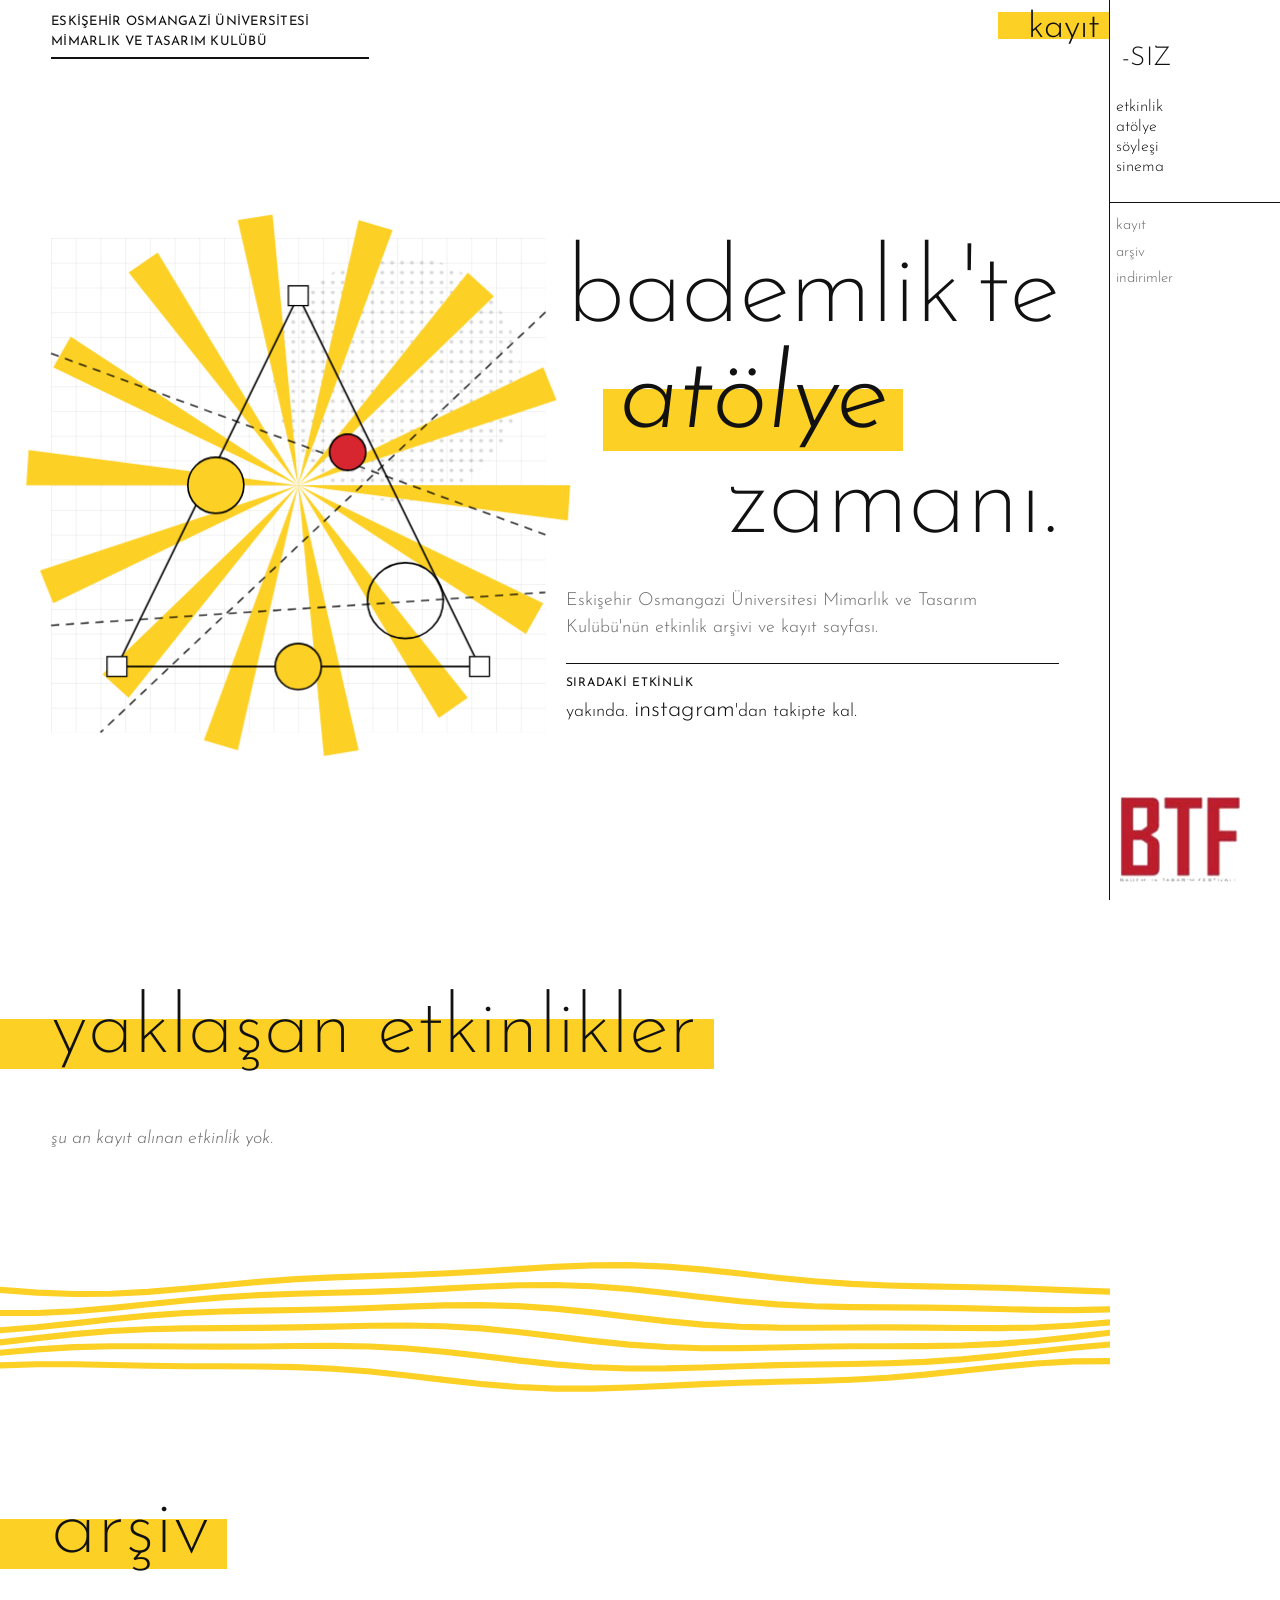
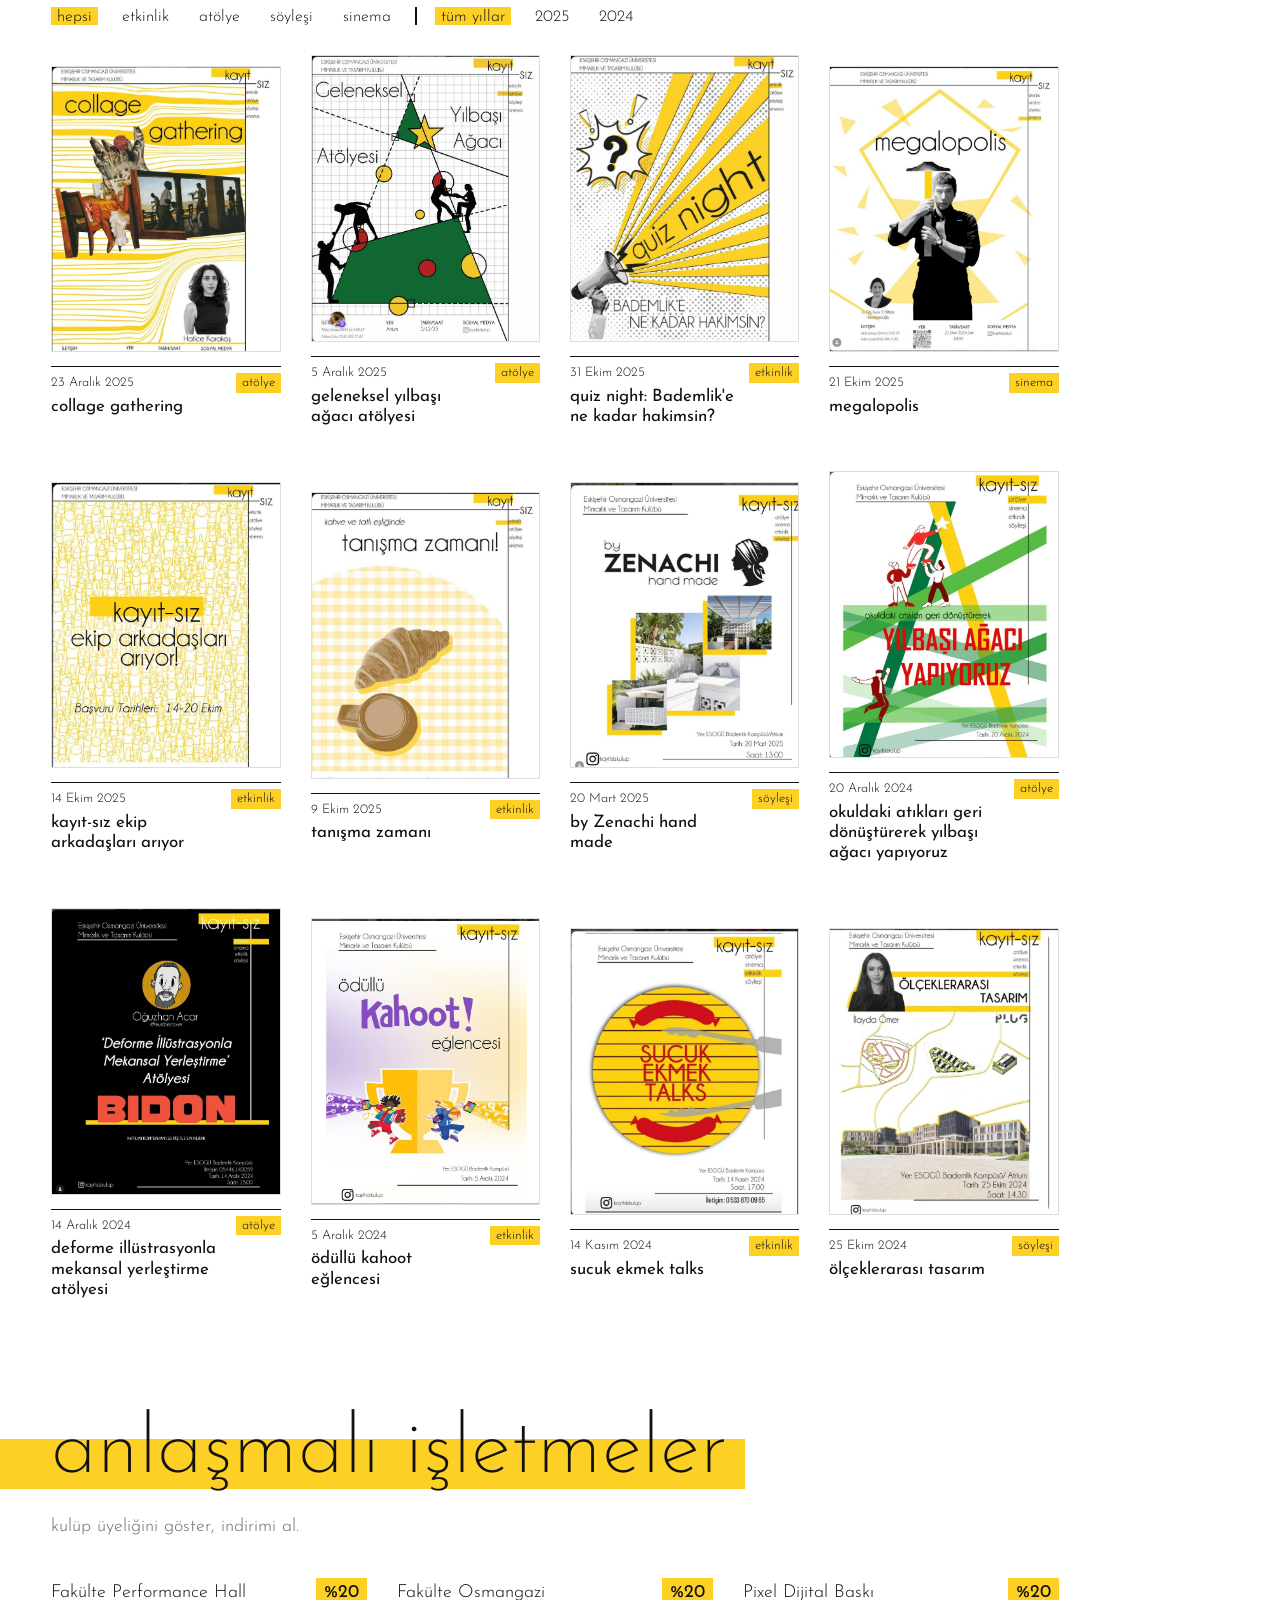
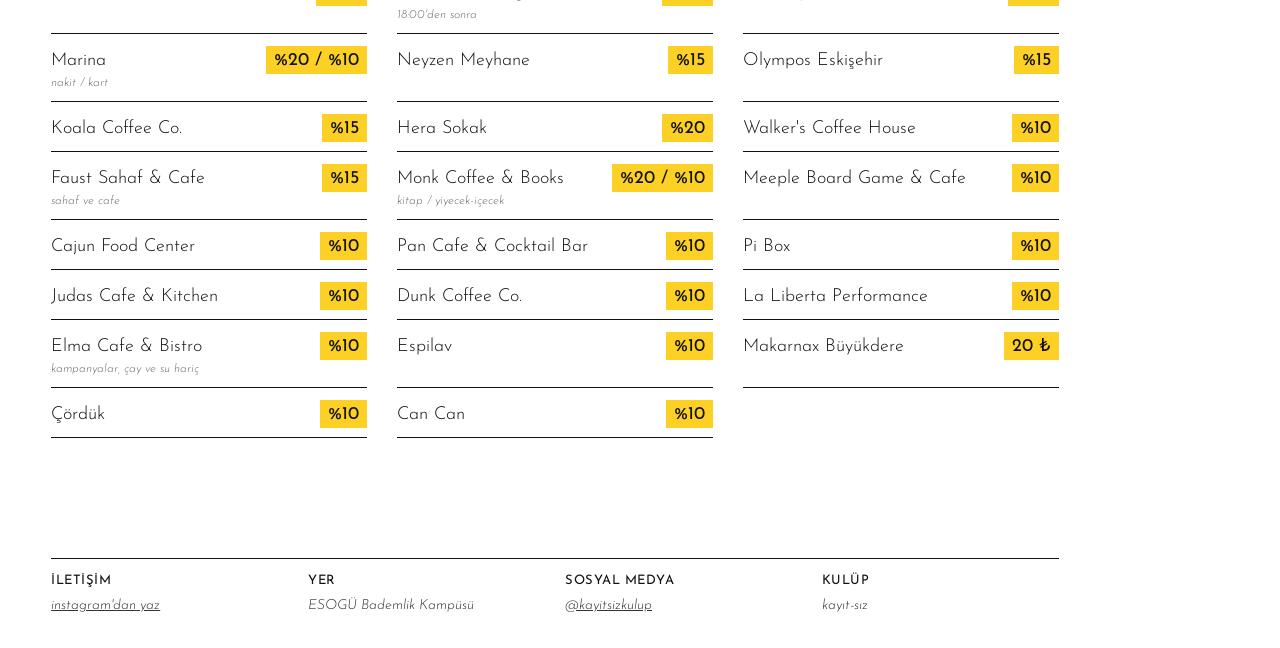
<file: index.html>
<!doctype html>
<html lang="tr">
<head>
  <meta charset="utf-8">
  <meta name="viewport" content="width=device-width, initial-scale=1">
  <title>kayıt-sız · ESOGÜ Mimarlık ve Tasarım Kulübü</title>
  <meta name="description" content="kayıt-sız: Eskişehir Osmangazi Üniversitesi Mimarlık ve Tasarım Kulübü. Etkinlik arşivi ve yaklaşan etkinliklere kayıt.">
  <link rel="preconnect" href="https://fonts.googleapis.com">
  <link rel="preconnect" href="https://fonts.gstatic.com" crossorigin>
  <link href="https://fonts.googleapis.com/css2?family=Josefin+Sans:ital,wght@0,200;0,300;0,400;0,600;1,300&display=swap" rel="stylesheet">
  <link rel="stylesheet" href="assets/style.css">
</head>
<body>
  <!-- posterlerdeki sağdaki dikey çizgi -->
  <div class="spine" aria-hidden="true"></div>

  <header class="top">
    <a class="uni" href="#">
      <span class="uni-1"></span>
      <span class="uni-2"></span>
    </a>
    <a class="logo" href="#" aria-label="kayıt-sız ana sayfa">
      <span class="logo-a">kayıt</span><span class="logo-b">-sız</span>
    </a>
  </header>

  <!-- posterlerdeki "etkinlik / atölye / söyleşi / sinema" listesi -->
  <aside class="side">
    <nav class="cats" aria-label="kategoriler">
      <span class="cats-mark" aria-hidden="true"></span>
    </nav>
    <nav class="pages" aria-label="bölümler">
      <a href="#kayit">kayıt</a>
      <a href="#arsiv">arşiv</a>
      <a href="#indirim">indirimler</a>
    </nav>
    <a class="btf" target="_blank" rel="noopener" title="Bademlik Tasarım Festivali">
      <img src="assets/btf-logo.png" alt="BTF · Bademlik Tasarım Festivali">
    </a>
  </aside>

  <main>
    <section class="hero" aria-label="giriş">
      <svg class="hero-art" viewBox="0 0 600 600" aria-hidden="true">
        <defs>
          <pattern id="grid" width="30" height="30" patternUnits="userSpaceOnUse">
            <path d="M30 0H0V30" fill="none" stroke="#000" stroke-opacity=".12" stroke-width="1"/>
          </pattern>
          <pattern id="dots" width="12" height="12" patternUnits="userSpaceOnUse">
            <circle cx="6" cy="6" r="2.2" fill="#000" fill-opacity=".18"/>
          </pattern>
        </defs>
        <rect class="a-grid" width="600" height="600" fill="url(#grid)"/>
        <circle class="a-dots" cx="420" cy="170" r="150" fill="url(#dots)"/>
        <g class="a-rays"></g>
        <path class="a-tri" d="M300 70 L520 520 L80 520 Z" fill="none" stroke="#000" stroke-width="2"/>
        <path class="a-dash d1" d="M0 140 L600 360" />
        <path class="a-dash d2" d="M600 90 L60 600" />
        <path class="a-dash d3" d="M0 470 L600 430" />
        <circle class="a-c y c1" cx="200" cy="300" r="34"/>
        <circle class="a-c o c2" cx="430" cy="440" r="46"/>
        <circle class="a-c y c3" cx="300" cy="520" r="28"/>
        <circle class="a-c r c4" cx="360" cy="260" r="22"/>
        <rect class="a-sq s1" x="288" y="58" width="24" height="24"/>
        <rect class="a-sq s2" x="508" y="508" width="24" height="24"/>
        <rect class="a-sq s3" x="68" y="508" width="24" height="24"/>
      </svg>
      <div class="hero-text">
        <h1 class="hero-title">
          <span class="ln">bademlik'te</span>
          <span class="ln ln-2"><span class="swap" aria-live="polite">atölye</span></span>
          <span class="ln ln-3">zamanı.</span>
        </h1>
        <p class="hero-sub">Eskişehir Osmangazi Üniversitesi Mimarlık ve Tasarım Kulübü'nün etkinlik arşivi ve kayıt sayfası.</p>
        <div class="next"></div>
      </div>
    </section>

    <section id="kayit" class="sec">
      <h2 class="h"><span class="h-in">yaklaşan etkinlikler</span></h2>
      <div class="events"></div>
    </section>

    <svg class="waves" viewBox="0 0 1200 160" preserveAspectRatio="none" aria-hidden="true"></svg>

    <section id="arsiv" class="sec">
      <h2 class="h"><span class="h-in">arşiv</span></h2>
      <div class="filters"></div>
      <div class="archive"></div>
    </section>

    <section id="indirim" class="sec">
      <h2 class="h"><span class="h-in">anlaşmalı işletmeler</span></h2>
      <p class="lead">kulüp üyeliğini göster, indirimi al.</p>
      <div class="partners"></div>
    </section>
  </main>

  <!-- posterlerin alt bilgi satırı -->
  <footer class="foot">
    <div class="foot-row">
      <div><b>İLETİŞİM</b><a class="ig-dm" target="_blank" rel="noopener">instagram'dan yaz</a></div>
      <div><b>YER</b><span class="kampus"></span></div>
      <div><b>SOSYAL MEDYA</b><a class="ig" target="_blank" rel="noopener"></a></div>
      <div><b>KULÜP</b><span>kayıt-sız</span></div>
    </div>
  </footer>

  <script src="assets/data.js"></script>
  <script src="assets/app.js"></script>
</body>
</html>
</file>
<file: assets/style.css>
/* kayıt-sız · posterlerin dili:
   beyaz zemin, ince siyah çizgiler, sağda dikey çizgi + kategori listesi,
   ince geometrik harfler, sarı vurgu bantları, kareli kâğıt, kesikli çizgiler, sarı ışınlar */
:root {
  --y: #fcd024;
  --k: #111;
  --w: #fff;
  --g: #6b6b6b;
  --r: #d7262f;
  --gr: #1b6b3a;
  --f: "Josefin Sans", "Century Gothic", system-ui, sans-serif;
  --spine: 170px;          /* sağdaki sütunun genişliği */
  --pad: clamp(16px, 4vw, 56px);
}

* { box-sizing: border-box; }
html { scroll-behavior: smooth; }
body {
  margin: 0;
  background: var(--w);
  color: var(--k);
  font-family: var(--f);
  font-weight: 300;
  font-size: 18px;
  line-height: 1.5;
  overflow-x: hidden;
}
a { color: inherit; }
img { max-width: 100%; display: block; }

/* ---------- SAĞDAKİ DİKEY ÇİZGİ ---------- */
.spine {
  position: fixed; top: 0; bottom: 0; right: var(--spine); width: 1.5px;
  background: var(--k); z-index: 46;
  transform: scaleY(0); transform-origin: top;
  animation: grow-y 1.1s .2s cubic-bezier(.7,0,.2,1) forwards;
}
@keyframes grow-y { to { transform: scaleY(1); } }

/* ---------- ÜST BİLGİ ---------- */
.top {
  position: fixed; top: 0; left: 0; right: 0; z-index: 45;
  height: 74px;
  display: flex; justify-content: space-between; align-items: flex-start;
  background: var(--w);
  padding: 12px 0 0 var(--pad);
}
.uni {
  text-decoration: none; text-transform: uppercase;
  font-size: 13px; font-weight: 400; letter-spacing: .02em; line-height: 1.55;
  position: relative; padding-bottom: 6px; padding-right: 60px;
}
.uni span { display: block; }
.uni::after {
  content: ""; position: absolute; left: 0; right: 0; bottom: 0; height: 1.5px; background: var(--k);
  transform: scaleX(0); transform-origin: left; animation: grow-x .9s .5s cubic-bezier(.7,0,.2,1) forwards;
}
@keyframes grow-x { to { transform: scaleX(1); } }

/* logo: sarı kutuda "kayıt", çizginin öbür tarafında "-sız" */
.logo {
  position: absolute; top: 10px; right: calc(var(--spine) - 62px);
  text-decoration: none; font-weight: 300; font-size: 36px; line-height: 1;
  display: flex; flex-direction: column; align-items: flex-end;
}
.logo-a {
  position: relative; z-index: 0; padding: 0 10px 2px 30px; margin-right: 62px;
}
.logo-a::before {
  content: ""; position: absolute; z-index: -1; left: 0; right: 0; top: 2px; bottom: 9px;
  background: var(--y); transform: scaleX(0); transform-origin: right;
  animation: grow-x .7s .9s cubic-bezier(.7,0,.2,1) forwards;
}
.logo-b {
  font-size: 26px; text-transform: uppercase; letter-spacing: .02em;
  margin-top: -2px; opacity: 0; transform: translateY(-14px);
  animation: drop .6s 1.3s cubic-bezier(.2,.8,.2,1) forwards;
}
@keyframes drop { to { opacity: 1; transform: none; } }

/* ---------- SAĞ SÜTUN: KATEGORİLER ---------- */
.side {
  position: fixed; z-index: 44; top: 96px; right: 0; bottom: 0; width: var(--spine);
  padding: 0 0 18px 0;
  display: flex; flex-direction: column;
}
.cats { position: relative; display: flex; flex-direction: column; }
.cats button {
  font: 300 16px var(--f); text-align: left; color: var(--k);
  background: none; border: 0; padding: 3px 14px 1px 6px; cursor: pointer;
  position: relative; z-index: 1;
}
.cats-mark {
  position: absolute; z-index: 0; left: -14px; width: 100px; height: 22px; top: 0;
  background: var(--y); opacity: 0;
  transition: transform .45s cubic-bezier(.7,0,.2,1), opacity .3s, width .45s;
}
.pages { margin-top: 26px; display: flex; flex-direction: column; border-top: 1.5px solid var(--k); padding-top: 10px; }
.pages a { text-decoration: none; padding: 2px 6px; font-size: 15px; color: var(--g); }
.pages a:hover, .pages a.on { color: var(--k); text-decoration: underline; text-decoration-color: var(--y); text-decoration-thickness: 5px; text-underline-offset: -1px; }

/* BTF logosu: köşede */
.btf {
  margin-top: auto; margin-left: 10px; margin-right: 18px; display: block;
  transition: transform .3s;
}
.btf img { width: 100%; max-width: 120px; }
.btf:hover { transform: translateY(-3px) rotate(-3deg); }

/* ---------- ANA İÇERİK ---------- */
main { padding-right: var(--spine); }

/* GİRİŞ */
.hero {
  position: relative; min-height: 100vh;
  display: grid; grid-template-columns: 1.1fr 1fr; align-items: center; gap: 20px;
  padding: 110px var(--pad) 40px;
}
.hero-text { position: relative; z-index: 2; }
.hero-title { margin: 0; font-weight: 200; font-size: clamp(52px, 8.4vw, 132px); line-height: .98; letter-spacing: -.01em; }
.hero-title .ln { display: block; opacity: 0; transform: translateY(30px); animation: drop .9s cubic-bezier(.2,.8,.2,1) forwards; }
.hero-title .ln:nth-child(1) { animation-delay: .9s; }
.hero-title .ln-2 { animation-delay: 1.05s; padding-left: .5em; }
.hero-title .ln-3 { animation-delay: 1.2s; text-align: right; }
.swap { position: relative; z-index: 0; display: inline-block; font-style: italic; font-weight: 300; }
.swap::before {
  content: ""; position: absolute; z-index: -1; left: -.15em; right: -.15em; top: .38em; bottom: .02em;
  background: var(--y); transform: scaleX(var(--hl, 1)); transform-origin: left; transition: transform .45s cubic-bezier(.7,0,.2,1);
}
.swap.out::before { --hl: 0; }
.swap.out { color: transparent; transition: color .2s; }
.hero-sub { max-width: 440px; color: var(--g); margin: 28px 0 22px; }

/* sıradaki etkinlik kutusu */
.next { border-top: 1.5px solid var(--k); padding-top: 10px; max-width: 520px; }
.next small { display: block; font-size: 12px; text-transform: uppercase; letter-spacing: .06em; font-weight: 400; }
.next a { font-size: 24px; text-decoration: none; }
.next a:hover { background: var(--y); }

/* posterlerden çıkan geometrik kompozisyon */
.hero-art { width: 100%; max-height: 78vh; overflow: visible; }
.a-grid { opacity: 0; animation: fade 1.2s .3s forwards; }
.a-dots { opacity: 0; animation: fade 1s 1.6s forwards; }
@keyframes fade { to { opacity: 1; } }
.a-rays { transform-origin: 300px 300px; animation: spin 60s linear infinite; }
.a-rays polygon { fill: var(--y); opacity: 0; animation: fade .5s forwards; }
@keyframes spin { to { transform: rotate(360deg); } }
.a-tri { stroke-dasharray: 1500; stroke-dashoffset: 1500; animation: draw 2.2s .8s cubic-bezier(.6,0,.2,1) forwards; }
.a-dash { fill: none; stroke: #000; stroke-width: 1.6; stroke-dasharray: 10 8; opacity: 0; animation: fade .4s forwards, march 3s linear infinite; }
.d1 { animation-delay: 1.4s, 0s; } .d2 { animation-delay: 1.6s, 0s; } .d3 { animation-delay: 1.8s, 0s; }
@keyframes march { to { stroke-dashoffset: -36; } }
@keyframes draw { to { stroke-dashoffset: 0; } }
.a-c { stroke: #000; stroke-width: 2; transform-box: fill-box; transform-origin: center; transform: scale(0); animation: pop .6s cubic-bezier(.3,1.6,.5,1) forwards, bob 6s ease-in-out infinite; }
.a-c.y { fill: var(--y); } .a-c.o { fill: none; } .a-c.r { fill: var(--r); }
.c1 { animation-delay: 2s, 2.6s; } .c2 { animation-delay: 2.2s, 2.8s; } .c3 { animation-delay: 2.4s, 3s; } .c4 { animation-delay: 2.6s, 3.2s; }
@keyframes pop { to { transform: scale(1); } }
@keyframes bob { 0%,100% { translate: 0 0; } 50% { translate: 0 -10px; } }
.a-sq { fill: var(--w); stroke: #000; stroke-width: 1.6; opacity: 0; animation: fade .3s forwards; }
.s1 { animation-delay: 1.6s; } .s2 { animation-delay: 2.4s; } .s3 { animation-delay: 2.6s; }

/* ---------- BÖLÜM BAŞLIKLARI ---------- */
.sec { padding: 90px var(--pad) 20px; scroll-margin-top: 60px; }
.h { margin: 0 0 34px; font-weight: 200; font-size: clamp(42px, 6.5vw, 92px); line-height: 1; }
/* posterlerdeki gibi: yazının altından geçip sola taşan sarı bant */
.h-in { position: relative; z-index: 0; display: inline-block; padding-right: .2em; }
.h-in::before {
  content: ""; position: absolute; z-index: -1; left: calc(var(--pad) * -1 - 10px); right: 0; top: .35em; bottom: .05em;
  background: var(--y); transform: scaleX(0); transform-origin: left; transition: transform .9s cubic-bezier(.7,0,.2,1);
}
.h.in .h-in::before { transform: scaleX(1); }
.lead { color: var(--g); margin: -14px 0 26px; }

.reveal { opacity: 0; transform: translateY(26px); transition: opacity .7s, transform .7s cubic-bezier(.2,.8,.2,1); }
.reveal.in { opacity: 1; transform: none; }

/* ---------- ETKİNLİK KARTI (poster düzeninde) ---------- */
.events { display: grid; gap: 34px; }
.event { position: relative; border-top: 1.5px solid var(--k); padding-top: 16px; }
.event-top { display: flex; justify-content: space-between; gap: 20px; align-items: flex-start; }
.event h3 { margin: 0; font-weight: 300; font-size: clamp(30px, 4vw, 54px); line-height: 1.05; }
.tag {
  font-size: 15px; white-space: nowrap; padding: 2px 12px 0 18px; background: var(--y);
}
.stamp {
  display: inline-block; font-size: 12px; font-weight: 600; letter-spacing: .1em;
  border: 1.5px solid var(--r); color: var(--r); padding: 2px 8px 0; transform: rotate(-4deg); margin-bottom: 8px;
}
.event p { margin: 10px 0 0; color: var(--g); max-width: 640px; }
.info {
  margin-top: 22px; display: grid; grid-template-columns: repeat(3, 1fr) auto; gap: 18px; align-items: end;
  border-bottom: 1.5px solid var(--k); padding-bottom: 14px;
}
.info b, .foot b { display: block; font-size: 13px; font-weight: 400; letter-spacing: .04em; }
.info span { font-size: 15px; font-style: italic; color: #333; }
.btn {
  font: 400 17px var(--f); cursor: pointer; text-decoration: none; color: var(--k);
  background: var(--y); border: 0; padding: 11px 26px 8px; position: relative;
  transition: transform .2s;
}
.btn::after {
  content: ""; position: absolute; inset: 0; border: 1.5px solid var(--k);
  transform: translate(6px, 6px); transition: transform .2s; pointer-events: none;
}
.btn:hover::after { transform: translate(0, 0); }
.btn[disabled] { opacity: .5; pointer-events: none; }
.empty { color: var(--g); font-style: italic; }

/* ---------- AKAN SARI ÇİZGİLER (collage gathering posteri) ---------- */
.waves { display: block; width: 100%; height: 140px; margin-top: 70px; }
.waves path { fill: none; stroke: var(--y); stroke-width: 7; stroke-linecap: round; }

/* ---------- ARŞİV ---------- */
.filters { display: flex; flex-wrap: wrap; gap: 6px 18px; margin-bottom: 30px; font-size: 16px; }
.filters button {
  font: 300 16px var(--f); background: none; border: 0; padding: 2px 6px 0; cursor: pointer; color: var(--k);
  background-image: linear-gradient(var(--y), var(--y)); background-repeat: no-repeat;
  background-size: 0% 100%; transition: background-size .35s cubic-bezier(.7,0,.2,1);
}
.filters button.on, .filters button:hover { background-size: 100% 100%; }
.filters .sep { width: 1.5px; background: var(--k); align-self: stretch; }
.archive { display: grid; grid-template-columns: repeat(auto-fill, minmax(220px, 1fr)); gap: 44px 30px; }
.poster { border: 0; padding: 0; background: none; text-align: left; cursor: zoom-in; color: inherit; font: inherit; }
.poster .pic { position: relative; aspect-ratio: 4 / 5; }
/* posterlerdeki fotoğrafların arkasındaki kaymış sarı blok */
.poster .pic::before {
  content: ""; position: absolute; inset: 0; background: var(--y);
  transform: translate(0, 0); transition: transform .35s cubic-bezier(.2,.8,.2,1);
}
.poster img {
  position: relative; width: 100%; height: 100%; object-fit: cover; object-position: top;
  border: 1px solid #ddd; background: var(--w);
  transition: transform .35s cubic-bezier(.2,.8,.2,1);
}
.poster:hover .pic::before { transform: translate(12px, 12px); }
.poster:hover img { transform: translate(-4px, -4px); }
.poster .cap { margin-top: 14px; border-top: 1.5px solid var(--k); padding-top: 6px; font-size: 13px; display: flex; justify-content: space-between; gap: 10px; }
.poster .cap b { display: block; font-weight: 400; font-size: 17px; line-height: 1.2; margin-top: 4px; }
.poster .cap i { background: var(--y); padding: 0 6px; font-style: normal; white-space: nowrap; height: fit-content; }

/* ---------- İŞLETMELER ---------- */
.partners { display: grid; grid-template-columns: repeat(auto-fill, minmax(230px, 1fr)); column-gap: 30px; }
.partner { display: flex; justify-content: space-between; align-items: baseline; gap: 10px; padding: 12px 0 9px; border-bottom: 1px solid var(--k); }
.partner small { display: block; color: var(--g); font-size: 12px; font-style: italic; }
.partner .p { font-weight: 400; white-space: nowrap; background: var(--y); padding: 1px 8px 0; transition: transform .25s; }
.partner:hover .p { transform: rotate(-4deg) scale(1.1); }

/* ---------- ALT BİLGİ ---------- */
.foot { padding: 100px calc(var(--spine) + var(--pad)) 30px var(--pad); }
.foot-row { display: grid; grid-template-columns: repeat(4, 1fr); gap: 20px; border-top: 1.5px solid var(--k); padding-top: 12px; }
.foot span, .foot a { font-size: 14px; font-style: italic; color: #333; }

/* ---------- MODAL ---------- */
.modal { position: fixed; inset: 0; z-index: 200; display: none; background: rgba(255,255,255,.92); padding: 20px; overflow-y: auto; }
.modal.open { display: grid; place-items: center; animation: fade .2s; opacity: 1; }
.modal-box {
  position: relative; width: min(560px, 100%); background: var(--w);
  border: 1.5px solid var(--k); padding: 30px; box-shadow: 14px 14px 0 var(--y);
  animation: drop .4s cubic-bezier(.2,.8,.2,1);
}
.modal-box h3 { margin: 0; font-weight: 300; font-size: 32px; line-height: 1.1; }
.modal-box .meta { font-size: 14px; font-style: italic; color: var(--g); margin: 6px 0 22px; padding-bottom: 12px; border-bottom: 1.5px solid var(--k); }
.close { position: absolute; top: 8px; right: 12px; border: 0; background: none; font: 300 34px var(--f); cursor: pointer; line-height: 1; }
.form { display: grid; gap: 14px; }
.form label { display: grid; gap: 2px; font-size: 13px; font-weight: 400; text-transform: uppercase; letter-spacing: .04em; }
.form input, .form textarea {
  font: 300 18px var(--f); padding: 8px 2px 6px; border: 0; border-bottom: 1.5px solid var(--k); background: transparent; border-radius: 0;
}
.form input:focus, .form textarea:focus { outline: none; background: linear-gradient(transparent 55%, var(--y) 55%); }
.form .check { display: flex; gap: 8px; align-items: flex-start; text-transform: none; letter-spacing: 0; font-weight: 300; font-size: 14px; }
.form .check input { margin-top: 3px; }
.form .btn { justify-self: start; margin-top: 6px; }
.note { font-size: 12px; font-style: italic; color: var(--g); margin: 0; }
.done { text-align: center; padding: 10px 0; }
.done h3 { display: inline-block; background: var(--y); padding: 0 12px; }

.lightbox .modal-box { width: min(760px, 100%); padding: 0; box-shadow: none; border: 0; background: transparent; }
.lightbox img { max-height: 82vh; margin: 0 auto; border: 1px solid #ddd; box-shadow: 14px 14px 0 var(--y); }
.lightbox .cap { text-align: center; margin-top: 22px; font-size: 15px; }
.lightbox .cap b { font-weight: 400; }
.nav-btn { position: fixed; top: 50%; border: 0; background: var(--y); font: 300 30px var(--f); width: 48px; height: 48px; cursor: pointer; translate: 0 -50%; }
.nav-btn.prev { left: 14px; } .nav-btn.next-b { right: 14px; }

/* ---------- MOBİL ---------- */
@media (max-width: 860px) {
  :root { --spine: 0px; }
  body { font-size: 17px; }
  .spine { display: none; }
  .top { height: 66px; padding-top: 10px; }
  .uni { font-size: 10px; padding-right: 20px; max-width: 62vw; }
  .logo { right: 8px; top: 10px; font-size: 26px; }
  .logo-a { margin-right: 44px; padding: 0 8px 2px 16px; }
  .logo-b { font-size: 18px; }
  .side { top: auto; bottom: 0; left: 0; width: auto; height: auto; background: var(--w); border-top: 1.5px solid var(--k); padding: 8px 12px; flex-direction: row; align-items: center; gap: 10px; }
  .cats { flex-direction: row; flex-wrap: wrap; }
  .cats button { padding: 3px 8px 1px; font-size: 15px; }
  .cats-mark { display: none; }
  .cats button.on { background: var(--y); }
  .pages { display: none; }
  .btf { margin: 0 0 0 auto; }
  .btf img { max-width: 58px; }
  .hero { grid-template-columns: 1fr; padding-top: 96px; min-height: auto; }
  .hero-art { order: -1; max-height: 50vh; }
  .info { grid-template-columns: 1fr 1fr; }
  .info .btn { grid-column: 1 / -1; justify-self: start; }
  .archive { grid-template-columns: repeat(2, 1fr); gap: 30px 16px; }
  .poster .cap b { font-size: 15px; }
  .foot { padding-bottom: 90px; }
  .foot-row { grid-template-columns: 1fr 1fr; }
  .waves { width: 100%; }
  .nav-btn { top: auto; bottom: 14px; translate: none; }
}

@media (prefers-reduced-motion: reduce) {
  *, *::before, *::after { animation-duration: .001s !important; animation-iteration-count: 1 !important; transition: none !important; }
  .reveal { opacity: 1; transform: none; }
}
</file>
